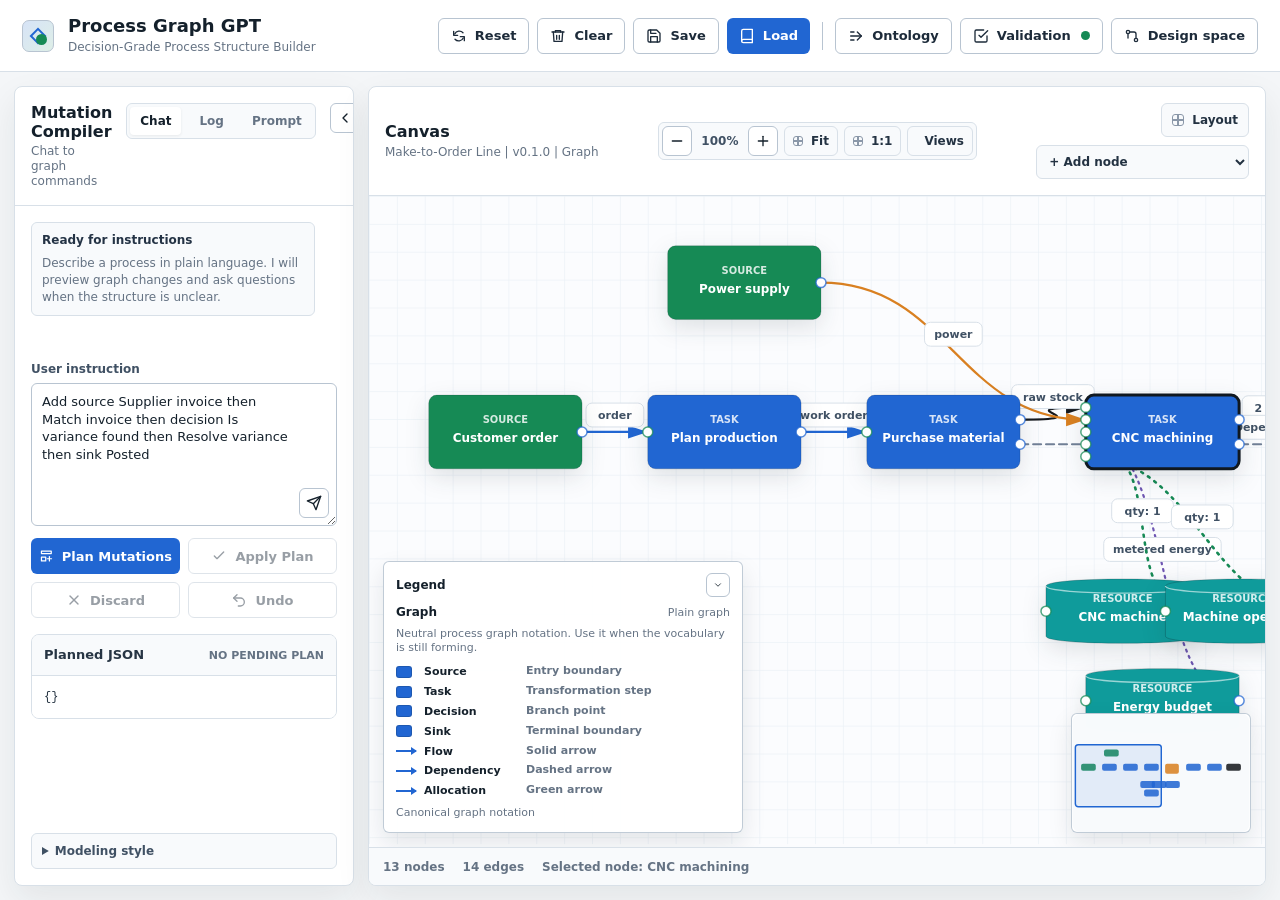
<file: app/static/index.html>
<!doctype html>
<html lang="en">
  <head>
    <meta charset="utf-8" />
    <meta name="viewport" content="width=device-width, initial-scale=1" />
    <title>Process Graph GPT + Canvas</title>
    <link rel="icon" href="data:," />
    <link rel="stylesheet" href="./styles.css?v=20260603k" />
  </head>
  <body>
    <div class="app-shell">
      <header class="topbar">
        <div class="brand">
          <span class="brand-mark" aria-hidden="true"></span>
          <div>
            <h1>Process Graph GPT</h1>
            <p>Decision-Grade Process Structure Builder</p>
          </div>
        </div>
        <div class="topbar-actions" aria-label="Graph actions">
          <button class="button secondary" id="resetGraphButton" type="button">
            <svg viewBox="0 0 24 24" aria-hidden="true"><path d="M4 5v6h6M20 19v-6h-6" /><path d="M5.6 9A7.5 7.5 0 0 1 18 7.1M18.4 15A7.5 7.5 0 0 1 6 16.9" /></svg>
            Reset
          </button>
          <button class="button secondary" id="clearGraphButton" type="button">
            <svg viewBox="0 0 24 24" aria-hidden="true"><path d="M3 6h18" /><path d="M8 6V4h8v2" /><path d="M19 6l-1 14H6L5 6" /><path d="M10 11v6M14 11v6" /></svg>
            Clear
          </button>
          <input id="importFileInput" type="file" accept="application/json,.json" hidden />
          <button class="button secondary" id="openSaveButton" type="button">
            <svg viewBox="0 0 24 24" aria-hidden="true"><path d="M19 21H5a2 2 0 0 1-2-2V5a2 2 0 0 1 2-2h11l5 5v11a2 2 0 0 1-2 2Z" /><path d="M17 21v-8H7v8" /><path d="M7 3v5h8" /></svg>
            Save
          </button>
          <button class="button primary" id="openLoadButton" type="button">
            <svg viewBox="0 0 24 24" aria-hidden="true"><path d="M4 19.5A2.5 2.5 0 0 1 6.5 17H20" /><path d="M6.5 2H20v20H6.5A2.5 2.5 0 0 1 4 19.5v-15A2.5 2.5 0 0 1 6.5 2Z" /></svg>
            Load
          </button>
          <span class="topbar-divider" aria-hidden="true"></span>
          <button class="button secondary" id="openOntologyButton" type="button">
            <svg viewBox="0 0 24 24" aria-hidden="true"><path d="M4 12h16" /><path d="m14 6 6 6-6 6" /><path d="M4 6h5" /><path d="M4 18h5" /></svg>
            Ontology
          </button>
          <button class="button secondary" id="openValidationButton" type="button">
            <svg viewBox="0 0 24 24" aria-hidden="true"><path d="m9 11 3 3L22 4" /><path d="M21 12v7a2 2 0 0 1-2 2H5a2 2 0 0 1-2-2V5a2 2 0 0 1 2-2h11" /></svg>
            Validation
            <span class="validation-status-dot" id="validationStatusDot" aria-hidden="true"></span>
          </button>
          <button class="button secondary" id="openDesignSpaceButton" type="button">
            <svg viewBox="0 0 24 24" aria-hidden="true"><circle cx="6" cy="6" r="2.5" /><circle cx="18" cy="18" r="2.5" /><path d="M8.5 6H15a3 3 0 0 1 3 3v6" /><path d="M6 8.5V15" /></svg>
            Design space
          </button>
        </div>
      </header>

      <main class="workspace" id="workspace">
        <aside class="panel chat-panel" id="leftPanel" aria-label="Mutation compiler">
          <div class="panel-header">
            <div>
              <h2>Mutation Compiler</h2>
              <p>Chat to graph commands</p>
            </div>
            <div class="tab-row" role="tablist" aria-label="Compiler views">
              <button class="tab is-active" type="button" data-tab="chat">Chat</button>
              <button class="tab" type="button" data-tab="log">Log</button>
              <button class="tab" type="button" data-tab="prompt">Prompt</button>
            </div>
            <button class="icon-button panel-toggle" id="toggleLeftPanelButton" type="button" title="Collapse left panel" aria-label="Collapse left menu" aria-expanded="true">
              <svg viewBox="0 0 24 24" aria-hidden="true"><path d="m15 6-6 6 6 6" /></svg>
            </button>
          </div>

          <section class="tab-panel is-active" id="chatTab">
            <div class="chat-scroll" id="chatScroll" aria-live="polite"></div>
            <div class="instruction-box">
              <label class="field">
                <span>User instruction</span>
                <textarea id="chatInput" rows="7">Add source Supplier invoice then Match invoice then decision Is variance found then Resolve variance then sink Posted</textarea>
              </label>
              <button class="icon-button send-instruction" id="sendInstructionButton" type="button" title="Send instruction">
                <svg viewBox="0 0 24 24" aria-hidden="true"><path d="M22 2 11 13" /><path d="m22 2-7 20-4-9-9-4Z" /></svg>
              </button>
            </div>
            <div class="button-row compiler-actions">
              <button class="button primary" id="planMutationsButton" type="button">
                <svg viewBox="0 0 24 24" aria-hidden="true"><path d="M4 4h16v4H4z" /><path d="M4 14h7v6H4z" /><path d="M17 13v7" /><path d="M13.5 16.5h7" /></svg>
                Plan Mutations
              </button>
              <button class="button secondary" id="applyPlanButton" type="button" disabled>
                <svg viewBox="0 0 24 24" aria-hidden="true"><path d="m5 12 4 4L19 6" /></svg>
                Apply Plan
              </button>
              <button class="button secondary" id="discardPlanButton" type="button" disabled>
                <svg viewBox="0 0 24 24" aria-hidden="true"><path d="M18 6 6 18" /><path d="m6 6 12 12" /></svg>
                Discard
              </button>
              <button class="button secondary" id="undoButton" type="button" disabled>
                <svg viewBox="0 0 24 24" aria-hidden="true"><path d="M9 14 4 9l5-5" /><path d="M4 9h10a6 6 0 0 1 0 12h-3" /></svg>
                Undo
              </button>
            </div>
            <div class="compiler-output">
              <div class="output-heading">
                <h3>Planned JSON</h3>
                <span id="planStatus">No pending plan</span>
              </div>
              <pre id="planPreview">{}</pre>
            </div>
          </section>

          <section class="tab-panel" id="logTab">
            <div class="mutation-log" id="mutationLog"></div>
          </section>

          <section class="tab-panel" id="promptTab">
            <div class="prompt-card">
              <h3>Compiler System Prompt</h3>
              <pre id="promptTemplate"></pre>
            </div>
          </section>

          <details class="modeling-style-section">
            <summary>Modeling style</summary>
            <div class="style-options" id="modelingStyleOptions"></div>
          </details>
        </aside>

        <section class="canvas-region" aria-label="Canvas">
          <div class="canvas-toolbar">
            <div>
              <h2>Canvas</h2>
              <p id="graphSubtitle">Graph model is the source of truth</p>
            </div>
            <div class="canvas-controls" aria-label="Canvas view controls">
              <button class="icon-button" type="button" id="zoomOutButton" title="Zoom out">
                <svg viewBox="0 0 24 24" aria-hidden="true"><path d="M5 12h14" /></svg>
              </button>
              <span id="zoomLevelLabel">100%</span>
              <button class="icon-button" type="button" id="zoomInButton" title="Zoom in">
                <svg viewBox="0 0 24 24" aria-hidden="true"><path d="M12 5v14" /><path d="M5 12h14" /></svg>
              </button>
              <button class="tool compact" type="button" id="fitCanvasButton" title="Fit graph to view">
                <span aria-hidden="true"></span> Fit
              </button>
              <button class="tool compact" type="button" id="resetViewButton" title="Reset zoom and pan">
                <span aria-hidden="true"></span> 1:1
              </button>
              <button class="tool compact" type="button" id="viewsButton" title="Views and filters" aria-haspopup="true" aria-expanded="false">
                <svg viewBox="0 0 24 24" aria-hidden="true"><path d="M3 5h18l-7 8v6l-4-2v-4z" /></svg> Views
              </button>
            </div>
            <div class="tool-palette" aria-label="Create nodes">
              <button class="tool layout" type="button" id="autoLayoutButton" title="Layout graph">
                <span aria-hidden="true"></span> Layout
              </button>
              <select class="tool-select" id="addNodeSelect" aria-label="Add a node to the canvas" title="Add a node">
                <option value="" selected>+ Add node</option>
                <option value="source">Source</option>
                <option value="task">Task</option>
                <option value="decision">Decision</option>
                <option value="sink">Sink</option>
                <option value="resource">Resource</option>
              </select>
            </div>
          </div>
          <div class="canvas-frame">
            <svg id="graphCanvas" role="img" aria-label="Editable process graph canvas"></svg>
            <div class="notation-legend" id="notationLegend" aria-live="polite"></div>
            <div class="canvas-minimap" id="canvasMinimap" aria-label="Canvas minimap"></div>
            <div class="views-popover" id="viewsPopover" aria-label="Views and filters" hidden>
              <div class="views-popover-header">
                <strong>Views &amp; filters</strong>
                <button class="icon-button" id="viewsCloseButton" type="button" title="Close" aria-label="Close views">
                  <svg viewBox="0 0 24 24" aria-hidden="true"><path d="M18 6 6 18" /><path d="m6 6 12 12" /></svg>
                </button>
              </div>
              <p class="views-hint">Dims everything outside the view. The graph is never changed.</p>
              <div class="views-section">
                <span class="views-label">Flow kinds</span>
                <div class="views-chips" id="viewFlowKindChips"></div>
              </div>
              <div class="views-section">
                <span class="views-label">Edge types</span>
                <div class="views-chips" id="viewEdgeTypeChips"></div>
              </div>
              <div class="views-section">
                <span class="views-label">Node types</span>
                <div class="views-chips" id="viewNodeTypeChips"></div>
              </div>
              <label class="checkbox-field">
                <input type="checkbox" id="viewFocusSelection" />
                <span>Focus on selection (1 hop)</span>
              </label>
              <button class="button secondary full" id="viewClearButton" type="button">Show full graph</button>
              <div class="views-section saved-views">
                <span class="views-label">Saved views</span>
                <div class="saved-views-list" id="savedViewsList"></div>
                <div class="saved-views-save">
                  <input type="text" id="savedViewNameInput" placeholder="View name" aria-label="Saved view name" />
                  <button class="button secondary" id="saveViewButton" type="button">Save current view</button>
                </div>
              </div>
            </div>
          </div>
          <div class="statusbar">
            <span id="nodeCount">0 nodes</span>
            <span id="edgeCount">0 edges</span>
            <span id="selectedStatus">Nothing selected</span>
            <span class="view-status" id="viewStatus" hidden></span>
          </div>
        </section>

      </main>
    </div>

    <div class="toast" id="toast" role="status" aria-live="polite"></div>

    <dialog class="library-dialog" id="libraryDialog" aria-label="Open or import a graph">
      <div class="library-header">
        <h2>Open / Import</h2>
        <button class="icon-button" id="closeLibraryButton" type="button" title="Close" aria-label="Close">
          <svg viewBox="0 0 24 24" aria-hidden="true"><path d="M18 6 6 18" /><path d="m6 6 12 12" /></svg>
        </button>
      </div>
      <div class="library-save-row">
        <button class="button primary full" id="openFilePickerButton" type="button">
          <svg viewBox="0 0 24 24" aria-hidden="true"><path d="M4 19.5A2.5 2.5 0 0 1 6.5 17H20" /><path d="M6.5 2H20v20H6.5A2.5 2.5 0 0 1 4 19.5v-15A2.5 2.5 0 0 1 6.5 2Z" /></svg>
          Open JSON file
        </button>
        <button class="button secondary full" id="importFromFileButton" type="button">
          <svg viewBox="0 0 24 24" aria-hidden="true"><path d="M12 15V3" /><path d="m7 8 5-5 5 5" /><path d="M5 21h14" /></svg>
          Import JSON file
        </button>
      </div>
      <div class="library-list" id="libraryList"></div>
    </dialog>

    <dialog class="library-dialog" id="saveDialog" aria-label="Save graph">
      <div class="library-header">
        <h2>Save</h2>
        <button class="icon-button" id="closeSaveButton" type="button" title="Close" aria-label="Close save">
          <svg viewBox="0 0 24 24" aria-hidden="true"><path d="M18 6 6 18" /><path d="m6 6 12 12" /></svg>
        </button>
      </div>
      <div class="save-dialog-body">
        <label class="field">
          <span>Graph name</span>
          <input id="saveGraphName" type="text" placeholder="Graph name" aria-label="Graph name" />
        </label>
        <button class="button primary full" id="saveToLibraryButton" type="button">
          <svg viewBox="0 0 24 24" aria-hidden="true"><path d="M19 21H5a2 2 0 0 1-2-2V5a2 2 0 0 1 2-2h11l5 5v11a2 2 0 0 1-2 2Z" /><path d="M17 21v-8H7v8" /><path d="M7 3v5h8" /></svg>
          Save to Library
        </button>
        <div class="file-save-status" id="fileSaveStatus">No opened file</div>
        <button class="button primary full" id="saveToOpenedFileButton" type="button">
          <svg viewBox="0 0 24 24" aria-hidden="true"><path d="M19 21H5a2 2 0 0 1-2-2V5a2 2 0 0 1 2-2h11l5 5v11a2 2 0 0 1-2 2Z" /><path d="M17 21v-8H7v8" /><path d="M7 3v5h8" /></svg>
          Save to opened file
        </button>
        <button class="button secondary full" id="saveAsFileButton" type="button">
          <svg viewBox="0 0 24 24" aria-hidden="true"><path d="M12 3v12" /><path d="m7 10 5 5 5-5" /><path d="M5 21h14" /></svg>
          Save as JSON file
        </button>
        <button class="button secondary full" id="saveExportJsonButton" type="button">
          <svg viewBox="0 0 24 24" aria-hidden="true"><path d="M12 3v12" /><path d="m7 10 5 5 5-5" /><path d="M5 21h14" /></svg>
          Export JSON
        </button>
        <button class="button secondary full" id="saveExportMarkdownButton" type="button">
          <svg viewBox="0 0 24 24" aria-hidden="true"><path d="M12 3v12" /><path d="m7 10 5 5 5-5" /><path d="M5 21h14" /></svg>
          Export Markdown
        </button>
        <button class="button secondary full" id="saveExportDesignSpaceButton" type="button">
          <svg viewBox="0 0 24 24" aria-hidden="true"><circle cx="6" cy="6" r="2.5" /><circle cx="18" cy="18" r="2.5" /><path d="M8.5 6H15a3 3 0 0 1 3 3v6" /><path d="M6 8.5V15" /></svg>
          Export design space
        </button>
        <button class="button secondary full" id="saveCopyJsonButton" type="button">
          <svg viewBox="0 0 24 24" aria-hidden="true"><rect x="8" y="8" width="11" height="11" rx="2" /><path d="M5 15H4a2 2 0 0 1-2-2V5a2 2 0 0 1 2-2h8a2 2 0 0 1 2 2v1" /></svg>
          Copy JSON
        </button>
      </div>
    </dialog>

    <dialog class="element-editor-dialog" id="elementEditorDialog" aria-label="Element editor">
      <div class="element-editor-header">
        <h2 id="elementEditorTitle">Edit element</h2>
        <div class="element-editor-tabs tab-row" role="tablist" aria-label="Editor views">
          <button class="tab is-active" type="button" data-editor-tab="details">Details</button>
          <button class="tab" type="button" data-editor-tab="constraints">Constraints</button>
        </div>
        <button class="icon-button" id="closeElementEditorButton" type="button" title="Close" aria-label="Close element editor">
          <svg viewBox="0 0 24 24" aria-hidden="true"><path d="M18 6 6 18" /><path d="m6 6 12 12" /></svg>
        </button>
      </div>
      <div class="element-editor-body">
        <div class="editor-tab-panel is-active" id="editorDetailsPanel">
          <section class="inspector-section" id="inspectorContent"></section>
        </div>
        <div class="editor-tab-panel" id="editorConstraintsPanel">
          <section class="inspector-section" id="elementConstraints"></section>
        </div>
      </div>
    </dialog>

    <dialog class="library-dialog app-dialog" id="ontologyDialog" aria-label="Ontology">
      <div class="library-header">
        <h2>Ontology</h2>
        <button class="icon-button" id="closeOntologyButton" type="button" title="Close" aria-label="Close ontology">
          <svg viewBox="0 0 24 24" aria-hidden="true"><path d="M18 6 6 18" /><path d="m6 6 12 12" /></svg>
        </button>
      </div>
      <div class="app-dialog-body">
        <section class="inspector-section">
          <label class="field">
            <span>Search ontology</span>
            <input id="ontologySearchInput" type="search" placeholder="Find type, property, edge, resource..." />
          </label>
          <button class="button secondary full" id="inferOntologyButton" type="button">
            <svg viewBox="0 0 24 24" aria-hidden="true"><path d="M4 12h16" /><path d="m14 6 6 6-6 6" /><path d="M4 6h5" /><path d="M4 18h5" /></svg>
            Infer From Graph
          </button>
        </section>
        <section class="inspector-section ontology-content" id="ontologyContent"></section>
      </div>
    </dialog>


    <dialog class="library-dialog app-dialog" id="validationDialog" aria-label="Validation">
      <div class="library-header">
        <div class="validation-dialog-title">
          <h2>Validation</h2>
          <span id="readinessBadge">Checking</span>
        </div>
        <button class="icon-button" id="closeValidationButton" type="button" title="Close" aria-label="Close validation">
          <svg viewBox="0 0 24 24" aria-hidden="true"><path d="M18 6 6 18" /><path d="m6 6 12 12" /></svg>
        </button>
      </div>
      <div class="app-dialog-body">
        <section class="inspector-section validation-section">
          <label class="checkbox-field">
            <input type="checkbox" id="allowCyclesInput" />
            <span>Allow rework cycles</span>
          </label>
          <label class="checkbox-field">
            <input type="checkbox" id="validateViewInput" />
            <span>Validate current view only</span>
          </label>
          <div class="validation-scope-note" id="validationScopeNote" hidden></div>
          <div class="validation-list" id="validationList"></div>
        </section>
      </div>
    </dialog>

    <dialog class="library-dialog app-dialog" id="designSpaceDialog" aria-label="Design space">
      <div class="library-header">
        <h2>Design space</h2>
        <button class="icon-button" id="closeDesignSpaceButton" type="button" title="Close" aria-label="Close design space">
          <svg viewBox="0 0 24 24" aria-hidden="true"><path d="M18 6 6 18" /><path d="m6 6 12 12" /></svg>
        </button>
      </div>
      <div class="app-dialog-body">
        <section class="inspector-section design-space-section">
          <h3>Decision variables</h3>
          <p class="type-help">Derived from element annotations (read-only). Mark a property variable, add a node variant, or flag an edge reroutable/eliminable to populate this.</p>
          <div class="design-space-variables" id="designSpaceVariables"></div>
        </section>
        <section class="inspector-section design-space-section">
          <h3>Objectives</h3>
          <p class="type-help">What the external search optimizes or must satisfy. Metric is free text; examples: margin_gain, feasibility, uncertainty, throughput, change_cost, change_time.</p>
          <div class="design-space-objectives" id="designSpaceObjectives"></div>
        </section>
        <section class="inspector-section design-space-section">
          <h3>Budgets</h3>
          <p class="type-help">Limits the search must respect (e.g. total change_cost or change_time).</p>
          <div class="design-space-budgets" id="designSpaceBudgets"></div>
        </section>
        <section class="inspector-section design-space-section">
          <h3>Notes</h3>
          <label class="field">
            <span>Guidance for the LLM &rarr; tool conversion</span>
            <textarea id="designSpaceNotes" rows="4" placeholder="Free-text guidance: what to explore, trade-offs, and the intent behind the move set."></textarea>
          </label>
        </section>
      </div>
    </dialog>

    <script src="./app.js?v=20260603l" defer></script>
  </body>
</html>
</file>
<file: app/static/styles.css>
:root {
  color-scheme: light;
  --bg: #f4f6f8;
  --surface: #ffffff;
  --surface-2: #f8fafc;
  --canvas: #fbfcfe;
  --text: #14202b;
  --muted: #657384;
  --faint: #8a97a8;
  --border: #d8e0e8;
  --border-strong: #b8c4d1;
  --blue: #2166d2;
  --blue-soft: #e8f0ff;
  --green: #168a55;
  --green-soft: #e5f6ed;
  --orange: #d98021;
  --orange-soft: #fff0dc;
  --black: #15181d;
  --danger: #bd2c2c;
  --danger-soft: #fff0f0;
  --shadow: 0 14px 34px rgba(20, 32, 43, 0.08);
  --radius: 8px;
  --radius-sm: 6px;
  --font: Inter, ui-sans-serif, system-ui, -apple-system, BlinkMacSystemFont, "Segoe UI", Arial, sans-serif;
}

* {
  box-sizing: border-box;
}

html,
body {
  height: 100%;
}

body {
  margin: 0;
  min-width: 320px;
  background: var(--bg);
  color: var(--text);
  font-family: var(--font);
  letter-spacing: 0;
}

button,
input,
select,
textarea {
  font: inherit;
}

button {
  border: 0;
}

.app-shell {
  height: 100vh;
  min-height: 0;
  display: flex;
  flex-direction: column;
  overflow: hidden;
}

.topbar {
  height: 72px;
  display: flex;
  align-items: center;
  justify-content: space-between;
  gap: 24px;
  padding: 0 22px;
  background: var(--surface);
  border-bottom: 1px solid var(--border);
}

.brand {
  display: flex;
  align-items: center;
  gap: 14px;
  min-width: 0;
}

.brand-mark {
  width: 32px;
  height: 32px;
  border-radius: 7px;
  background:
    linear-gradient(135deg, rgba(33, 102, 210, 0.18), rgba(22, 138, 85, 0.14)),
    #ffffff;
  border: 1px solid var(--border-strong);
  position: relative;
  flex: 0 0 auto;
}

.brand-mark::before,
.brand-mark::after {
  content: "";
  position: absolute;
  inset: 9px;
  border: 2px solid var(--blue);
  transform: rotate(45deg);
}

.brand-mark::after {
  width: 7px;
  height: 7px;
  inset: auto 6px 6px auto;
  border-radius: 50%;
  background: var(--green);
  border-color: var(--green);
  transform: none;
}

h1,
h2,
h3,
p {
  margin: 0;
}

h1 {
  font-size: 18px;
  line-height: 1.15;
  font-weight: 720;
}

.brand p,
.panel-header p,
.canvas-toolbar p {
  margin-top: 3px;
  color: var(--muted);
  font-size: 12px;
  line-height: 1.25;
}

.topbar-actions,
.button-row,
.tool-palette,
.tab-row {
  display: flex;
  align-items: center;
  gap: 8px;
}

.definition-actions {
  justify-content: flex-end;
  flex-wrap: wrap;
}

.tab-panel > .button-row {
  margin-top: 12px;
}

.compiler-actions {
  display: grid;
  grid-template-columns: repeat(2, minmax(0, 1fr));
  align-items: stretch;
}

.compiler-actions .button {
  width: 100%;
  min-width: 0;
  padding-inline: 8px;
}

.workspace {
  min-height: 0;
  flex: 1;
  display: grid;
  --left-col: minmax(284px, 340px);
  grid-template-columns: var(--left-col) minmax(460px, 1fr);
  gap: 14px;
  padding: 14px;
}

.workspace.left-collapsed {
  --left-col: 48px;
}

.panel,
.canvas-region {
  min-height: 0;
  background: var(--surface);
  border: 1px solid var(--border);
  border-radius: var(--radius);
  box-shadow: var(--shadow);
}

.panel {
  display: flex;
  flex-direction: column;
  overflow: hidden;
}

.panel.is-collapsed {
  min-width: 48px;
}

.panel-header,
.canvas-toolbar {
  display: flex;
  align-items: flex-start;
  justify-content: space-between;
  gap: 14px;
  padding: 16px;
  border-bottom: 1px solid var(--border);
}

.panel-header.compact {
  align-items: stretch;
  padding: 12px;
  flex-direction: row;
}

.panel-toggle {
  flex: 0 0 auto;
}

.chat-panel.is-collapsed .panel-header {
  height: 100%;
  align-items: center;
  justify-content: center;
  padding: 8px;
  border-bottom: 0;
}

.chat-panel.is-collapsed {
  position: relative;
}

.chat-panel.is-collapsed::after {
  content: "Menu";
  position: absolute;
  left: 50%;
  top: 58px;
  transform: translateX(-50%);
  writing-mode: vertical-rl;
  color: var(--muted);
  font-size: 11px;
  font-weight: 760;
  letter-spacing: 0;
}

.chat-panel.is-collapsed .panel-header > div,
.chat-panel.is-collapsed .tab-panel,
.chat-panel.is-collapsed .modeling-style-section {
  display: none;
}

h2 {
  font-size: 16px;
  line-height: 1.2;
  font-weight: 720;
}

h3 {
  color: #273544;
  font-size: 13px;
  line-height: 1.2;
  font-weight: 720;
}

.tab-row {
  padding: 3px;
  background: var(--surface-2);
  border: 1px solid var(--border);
  border-radius: var(--radius-sm);
}

.tab {
  min-height: 28px;
  padding: 0 10px;
  border-radius: 4px;
  background: transparent;
  color: var(--muted);
  cursor: pointer;
  font-size: 12px;
  font-weight: 650;
}

.tab.is-active {
  background: var(--surface);
  color: var(--text);
  box-shadow: 0 1px 3px rgba(20, 32, 43, 0.08);
}

.tab-panel {
  display: none;
  min-height: 0;
  flex: 1;
  overflow: auto;
  padding: 16px;
}

#chatTab.is-active {
  display: flex;
  flex-direction: column;
}

.chat-scroll {
  min-height: 128px;
  max-height: 260px;
  overflow-y: auto;
  display: grid;
  align-content: start;
  gap: 8px;
  margin-bottom: 12px;
  padding-right: 4px;
}

.chat-message {
  display: grid;
  gap: 6px;
  max-width: 94%;
  padding: 10px;
  border: 1px solid var(--border);
  border-radius: var(--radius-sm);
  background: var(--surface-2);
}

.chat-message.user {
  justify-self: end;
  background: var(--blue-soft);
  border-color: rgba(33, 102, 210, 0.24);
}

.chat-message.assistant {
  justify-self: start;
}

.chat-message strong {
  color: #243345;
  font-size: 12px;
  line-height: 1.3;
}

.chat-message p,
.chat-message li {
  color: var(--muted);
  font-size: 12px;
  line-height: 1.4;
}

.chat-message p,
.chat-message ul {
  margin: 0;
}

.chat-message ul {
  padding-left: 18px;
}

.instruction-box {
  position: relative;
}

.instruction-box textarea {
  padding-right: 48px;
}

.send-instruction {
  position: absolute;
  right: 8px;
  bottom: 8px;
  color: var(--blue);
}

.modeling-style-section {
  display: grid;
  gap: 10px;
  margin: 0 16px 16px;
  padding: 10px;
  border: 1px solid var(--border);
  border-radius: var(--radius-sm);
  background: var(--surface-2);
}

.modeling-style-section summary {
  cursor: pointer;
  color: #405164;
  font-size: 12px;
  font-weight: 720;
}

.modeling-style-section[open] summary {
  margin-bottom: 10px;
}

.style-options {
  display: grid;
  grid-template-columns: 1fr 1fr;
  gap: 8px;
}

.style-option {
  min-height: 34px;
  display: flex;
  align-items: center;
  gap: 8px;
  padding: 7px 9px;
  border: 1px solid var(--border);
  border-radius: var(--radius-sm);
  background: var(--surface-2);
  color: #233242;
  cursor: pointer;
  font-size: 12px;
  font-weight: 720;
}

.style-option input {
  width: 14px;
  min-height: 14px;
}

.tab-panel.is-active {
  display: block;
}

.field {
  display: grid;
  gap: 7px;
}

.field span,
.checkbox-field span {
  color: #405164;
  font-size: 12px;
  font-weight: 680;
}

textarea,
input,
select {
  width: 100%;
  min-height: 36px;
  border: 1px solid var(--border-strong);
  border-radius: var(--radius-sm);
  background: #ffffff;
  color: var(--text);
  padding: 9px 10px;
  outline: none;
  font-size: 13px;
  line-height: 1.35;
}

textarea {
  resize: vertical;
  min-height: 132px;
}

textarea:focus,
input:focus,
select:focus {
  border-color: var(--blue);
  box-shadow: 0 0 0 3px rgba(33, 102, 210, 0.14);
}

.button {
  min-height: 36px;
  display: inline-flex;
  align-items: center;
  justify-content: center;
  gap: 8px;
  padding: 0 12px;
  border-radius: var(--radius-sm);
  cursor: pointer;
  font-size: 13px;
  font-weight: 700;
  transition: transform 160ms ease, background 160ms ease, border 160ms ease, color 160ms ease;
  white-space: nowrap;
}

.button svg,
.icon-button svg {
  width: 16px;
  height: 16px;
  fill: none;
  stroke: currentColor;
  stroke-width: 2;
  stroke-linecap: round;
  stroke-linejoin: round;
}

.button.primary {
  background: var(--blue);
  color: #ffffff;
}

.button.secondary {
  background: #ffffff;
  color: #1d2b3a;
  border: 1px solid var(--border-strong);
}

.button.full {
  width: 100%;
}

.button:disabled {
  cursor: not-allowed;
  opacity: 0.45;
}

.button:not(:disabled):hover,
.tool:hover,
.icon-button:hover {
  transform: translateY(-1px);
}

.compiler-output {
  margin-top: 16px;
  border: 1px solid var(--border);
  border-radius: var(--radius);
  overflow: hidden;
}

.output-heading,
.section-title {
  display: flex;
  align-items: center;
  justify-content: space-between;
  gap: 10px;
}

.section-toggle {
  display: inline-flex;
  align-items: center;
  gap: 8px;
  min-height: 30px;
  padding: 0;
  background: transparent;
  color: var(--text);
  cursor: pointer;
  font-size: 13px;
  font-weight: 760;
}

.section-toggle small {
  color: var(--muted);
  font-size: 11px;
  font-weight: 760;
}

.output-heading {
  padding: 12px;
  background: var(--surface-2);
  border-bottom: 1px solid var(--border);
}

.output-heading span,
#readinessBadge {
  color: var(--muted);
  font-size: 11px;
  font-weight: 760;
  text-transform: uppercase;
}

pre {
  margin: 0;
  white-space: pre-wrap;
  word-break: break-word;
  color: #263442;
  font: 12px/1.5 "SFMono-Regular", Consolas, "Liberation Mono", monospace;
}

#planPreview,
#promptTemplate {
  max-height: 360px;
  overflow: auto;
  padding: 12px;
  background: #ffffff;
}

.prompt-card {
  border: 1px solid var(--border);
  border-radius: var(--radius);
  overflow: hidden;
}

.prompt-card h3 {
  padding: 12px;
  background: var(--surface-2);
  border-bottom: 1px solid var(--border);
}

.mutation-log {
  display: grid;
  gap: 10px;
}

.log-entry,
.validation-item,
.resource-item,
.constraint-item {
  border: 1px solid var(--border);
  border-radius: var(--radius-sm);
  background: var(--surface-2);
  padding: 10px;
}

.log-entry strong,
.validation-item strong {
  display: block;
  color: #263442;
  font-size: 12px;
  line-height: 1.3;
}

.log-entry span,
.validation-item span,
.resource-item span,
.constraint-item span {
  display: block;
  margin-top: 4px;
  color: var(--muted);
  font-size: 12px;
  line-height: 1.35;
}

.canvas-region {
  display: flex;
  flex-direction: column;
  overflow: hidden;
}

.canvas-toolbar {
  align-items: center;
  flex-wrap: wrap;
}

.canvas-controls {
  display: inline-flex;
  align-items: center;
  gap: 6px;
  padding: 3px;
  border: 1px solid var(--border);
  border-radius: var(--radius-sm);
  background: var(--surface-2);
}

.canvas-controls #zoomLevelLabel {
  min-width: 44px;
  color: #405164;
  font-size: 12px;
  font-weight: 760;
  text-align: center;
}

.tool-palette {
  flex-wrap: wrap;
  justify-content: flex-end;
}

.tool {
  min-height: 34px;
  display: inline-flex;
  align-items: center;
  gap: 8px;
  padding: 0 10px;
  border-radius: var(--radius-sm);
  background: var(--surface-2);
  border: 1px solid var(--border);
  color: #233242;
  cursor: pointer;
  font-size: 12px;
  font-weight: 760;
}

.tool span {
  width: 12px;
  height: 12px;
  border-radius: 3px;
  display: inline-block;
}

.tool-select {
  min-height: 34px;
  padding: 0 8px;
  border-radius: var(--radius-sm);
  background: var(--surface-2);
  border: 1px solid var(--border);
  color: #233242;
  cursor: pointer;
  font-size: 12px;
  font-weight: 760;
  font-family: inherit;
}

.tool.source span {
  background: var(--green);
}

.tool.layout span {
  background:
    linear-gradient(90deg, transparent 44%, var(--faint) 44%, var(--faint) 56%, transparent 56%),
    linear-gradient(0deg, transparent 44%, var(--faint) 44%, var(--faint) 56%, transparent 56%);
  border: 1px solid var(--faint);
}

.tool.task span {
  background: var(--blue);
}

.tool.decision span {
  background: var(--orange);
  transform: rotate(45deg);
}

.tool.sink span {
  background: var(--black);
}

.tool.resource span {
  background: #0f9b9b;
  border-radius: 6px / 3px;
}

.tool.compact {
  min-height: 30px;
  padding: 0 8px;
}

.tool.compact span {
  width: 10px;
  height: 10px;
  border: 1px solid var(--faint);
  background:
    linear-gradient(90deg, transparent 42%, var(--faint) 42%, var(--faint) 58%, transparent 58%),
    linear-gradient(0deg, transparent 42%, var(--faint) 42%, var(--faint) 58%, transparent 58%);
}

.canvas-frame {
  position: relative;
  min-height: 0;
  flex: 1;
  background: var(--canvas);
  overflow: hidden;
}

.notation-legend {
  position: absolute;
  left: 14px;
  bottom: 14px;
  width: min(360px, calc(100% - 28px));
  max-height: 42%;
  overflow: auto;
  padding: 11px 12px;
  border: 1px solid rgba(184, 196, 209, 0.88);
  border-radius: var(--radius-sm);
  background: rgba(255, 255, 255, 0.93);
  box-shadow: 0 10px 24px rgba(20, 32, 43, 0.1);
  color: var(--text);
  pointer-events: auto;
}

.legend-bar {
  display: flex;
  align-items: center;
  justify-content: space-between;
  gap: 10px;
}

.legend-bar-label {
  font-size: 12px;
  font-weight: 720;
  color: var(--text);
}

.legend-bar .icon-button {
  width: 24px;
  height: 24px;
}

.legend-chevron {
  transition: transform 0.15s ease;
}

.notation-legend.is-collapsed .legend-chevron {
  transform: rotate(-90deg);
}

.legend-body {
  margin-top: 8px;
}

.notation-legend.is-collapsed {
  max-height: none;
  overflow: hidden;
}

.legend-heading {
  display: flex;
  align-items: baseline;
  justify-content: space-between;
  gap: 10px;
}

.legend-heading strong {
  font-size: 12px;
}

.legend-heading span,
.legend-row small,
.legend-refs,
.notation-legend p {
  color: var(--muted);
  font-size: 11px;
  line-height: 1.35;
}

.notation-legend p {
  margin: 6px 0 8px;
}

.legend-grid {
  display: grid;
  grid-template-columns: 1fr;
  gap: 5px;
}

.legend-row {
  display: grid;
  grid-template-columns: 22px 96px 1fr;
  align-items: center;
  gap: 6px;
  font-size: 11px;
  font-weight: 720;
}

.legend-node-swatch {
  width: 16px;
  height: 12px;
  border-radius: 3px;
  background: var(--blue);
  border: 1px solid rgba(16, 24, 32, 0.18);
  display: inline-block;
}

.legend-edge-swatch {
  width: 20px;
  height: 0;
  border-top: 2px solid #2166d2;
  position: relative;
  display: inline-block;
}

.legend-edge-swatch::after {
  content: "";
  position: absolute;
  right: -1px;
  top: -5px;
  border-left: 6px solid #2166d2;
  border-top: 4px solid transparent;
  border-bottom: 4px solid transparent;
}

.legend-refs {
  margin-top: 8px;
}

.legend-refs a {
  color: #1f56af;
  text-decoration: none;
}

.canvas-minimap {
  position: absolute;
  right: 14px;
  bottom: 14px;
  width: 180px;
  height: 120px;
  border: 1px solid rgba(184, 196, 209, 0.88);
  border-radius: var(--radius-sm);
  background: rgba(255, 255, 255, 0.94);
  box-shadow: 0 10px 24px rgba(20, 32, 43, 0.1);
  overflow: hidden;
  cursor: pointer;
}

.canvas-minimap svg {
  display: block;
  width: 100%;
  height: 100%;
}

.minimap-bg {
  fill: rgba(248, 250, 252, 0.95);
}

.minimap-node {
  fill: #2166d2;
  opacity: 0.86;
}

.minimap-node.source {
  fill: #168a55;
}

.minimap-node.decision {
  fill: #d98021;
}

.minimap-node.sink {
  fill: #15181d;
}

.minimap-viewport {
  fill: rgba(33, 102, 210, 0.1);
  stroke: #2166d2;
  stroke-width: 1.5;
}

#graphCanvas {
  display: block;
  width: 100%;
  height: 100%;
  min-height: 560px;
  cursor: default;
  user-select: none;
  touch-action: none;
}

#graphCanvas.is-panning {
  cursor: grabbing;
}

.statusbar {
  min-height: 38px;
  display: flex;
  align-items: center;
  gap: 18px;
  padding: 0 14px;
  border-top: 1px solid var(--border);
  background: var(--surface-2);
  color: var(--muted);
  font-size: 12px;
  font-weight: 650;
}

.sr-only {
  position: absolute;
  width: 1px;
  height: 1px;
  padding: 0;
  margin: -1px;
  overflow: hidden;
  clip: rect(0, 0, 0, 0);
  white-space: nowrap;
  border: 0;
}

.inspector-section {
  display: grid;
  gap: 12px;
  padding: 14px 16px;
  border-bottom: 1px solid var(--border);
}

.field-grid {
  display: grid;
  grid-template-columns: 1fr 1fr;
  gap: 10px;
}

.checkbox-field {
  display: flex;
  align-items: center;
  gap: 8px;
}

.checkbox-field input {
  width: 16px;
  min-height: 16px;
}

.icon-button {
  width: 30px;
  height: 30px;
  display: inline-flex;
  align-items: center;
  justify-content: center;
  border-radius: var(--radius-sm);
  border: 1px solid var(--border-strong);
  background: #ffffff;
  color: var(--text);
  cursor: pointer;
}

.validation-list,
.resource-list,
.constraint-list,
.list-editor,
.ontology-content {
  display: grid;
  gap: 8px;
}

.validation-item.ok {
  background: var(--green-soft);
  border-color: rgba(22, 138, 85, 0.28);
}

.validation-item.warn {
  background: var(--orange-soft);
  border-color: rgba(217, 128, 33, 0.35);
}

.validation-item.error {
  background: var(--danger-soft);
  border-color: rgba(189, 44, 44, 0.25);
}

.validation-item.info {
  background: var(--blue-soft);
  border-color: rgba(33, 102, 210, 0.28);
}

.validation-scope-note {
  color: var(--blue);
  font-size: 12px;
  line-height: 1.35;
  margin: 2px 0 4px;
  font-weight: 620;
}

.outside-view-notice {
  display: flex;
  flex-direction: column;
  align-items: flex-start;
  gap: 8px;
  margin-bottom: 12px;
  padding: 10px;
  border: 1px solid rgba(33, 102, 210, 0.28);
  border-radius: var(--radius-sm);
  background: var(--blue-soft);
  color: #1b3a66;
  font-size: 12px;
  line-height: 1.35;
}

.resource-item,
.constraint-item {
  display: grid;
  grid-template-columns: 1fr auto;
  gap: 10px;
  align-items: center;
}

.constraint-item {
  align-items: start;
}

.list-row,
.resource-requirement-row,
.flow-row,
.property-row,
.perspective-row,
.ontology-row {
  display: grid;
  gap: 8px;
  padding: 9px;
  border: 1px solid var(--border);
  border-radius: var(--radius-sm);
  background: var(--surface-2);
}

.perspective-row {
  grid-template-columns: 1fr auto;
  align-items: start;
}

.perspective-row .field:first-child {
  grid-column: 1 / -1;
}

.list-row {
  grid-template-columns: 1fr auto;
  align-items: end;
}

.list-row.add-node-form {
  grid-template-columns: 1fr;
}

.resource-requirement-row {
  grid-template-columns: 1fr 84px auto;
  align-items: end;
}

.flow-row {
  grid-template-columns: 1fr 116px 78px 78px auto;
  align-items: end;
}

/* DS-1: quantitative parameter editor (compact, inside a property row block) */
.property-row {
  grid-template-columns: 1fr 1fr auto;
  align-items: end;
  grid-auto-rows: min-content;
}

.property-row-tools {
  display: inline-flex;
  align-items: center;
  gap: 4px;
}

.param-toggle {
  font-weight: 760;
  font-style: italic;
  font-size: 15px;
  line-height: 1;
}

.param-toggle.is-active {
  border-color: var(--blue);
  color: var(--blue);
  background: var(--blue-soft);
}

.param-editor {
  grid-column: 1 / -1;
  display: grid;
  gap: 8px;
  margin-top: 2px;
  padding: 8px;
  border: 1px dashed var(--border-strong);
  border-radius: var(--radius-sm);
  background: var(--surface);
}

.param-row {
  display: grid;
  grid-template-columns: repeat(auto-fit, minmax(96px, 1fr));
  gap: 8px;
  align-items: end;
}

.param-percent {
  align-self: end;
  padding-bottom: 8px;
}

.param-enum {
  grid-column: 1 / -1;
}

.param-help {
  grid-column: 1 / -1;
}

.param-variable-toggle {
  margin-top: 2px;
}

/* DS-6: per-flow economics row (value/cost quantities) */
.flow-econ {
  grid-column: 1 / -1;
  display: grid;
  grid-template-columns: auto 1fr 1fr auto 1fr 1fr;
  gap: 6px;
  align-items: center;
  margin-top: 2px;
}

.flow-econ-label {
  font-size: 11px;
  font-weight: 700;
  color: var(--muted);
}

/* DS-5 / DS-7: small quantity grid (value + unit pairs) */
.quantity-grid {
  display: grid;
  grid-template-columns: auto 1fr 1fr;
  gap: 6px 8px;
  align-items: center;
}

.quantity-label {
  font-size: 12px;
  font-weight: 700;
  color: var(--muted);
}

.change-toggles {
  display: flex;
  flex-wrap: wrap;
  gap: 14px;
  margin-bottom: 6px;
}

.change-moves,
.node-variant {
  border-top: 1px solid var(--border);
  padding-top: 8px;
}

.ontology-group {
  display: grid;
  gap: 8px;
}

.ontology-heading {
  display: flex;
  align-items: center;
  justify-content: space-between;
  gap: 10px;
  padding-top: 6px;
}

.ontology-heading span,
.type-help {
  color: var(--muted);
  font-size: 12px;
  line-height: 1.35;
}

.constraint-meta {
  display: grid;
  justify-items: end;
  align-content: start;
  gap: 6px;
}

.definition-status {
  border: 1px solid var(--border-strong);
  border-radius: 999px;
  color: var(--muted);
  font-size: 11px;
  font-weight: 760;
  padding: 3px 8px;
}

.definition-status.suggested {
  border-color: #9bbcff;
  color: #1f56af;
  background: #eef5ff;
}

.definition-status.custom {
  border-color: #e0bd6c;
  color: #876000;
  background: #fff7df;
}

.definition-status.approved {
  border-color: #94c9ad;
  color: #137447;
  background: #ecf8f1;
}

.ontology-row strong {
  color: #243345;
  font-size: 12px;
  line-height: 1.25;
}

.ontology-row small {
  color: var(--muted);
  font-size: 11px;
  line-height: 1.3;
}

.ontology-row textarea {
  min-height: 64px;
}

.icon-button.danger {
  color: var(--danger);
}

.node-shape {
  cursor: grab;
  filter: drop-shadow(0 8px 12px rgba(18, 31, 45, 0.12));
}

.node-shape-detail,
.node-shape-detail-box {
  fill: none;
  stroke: rgba(255, 255, 255, 0.58);
  stroke-width: 1.4;
  pointer-events: none;
}

.node-shape-detail-box {
  stroke-width: 1.2;
}

.node-shape-accent {
  fill: rgba(255, 255, 255, 0.24);
  pointer-events: none;
}

.node-group.is-selected .node-shape {
  stroke: #101820;
  stroke-width: 3;
}

.node-group.is-preview {
  pointer-events: none;
  opacity: 0.86;
}

.node-group.is-preview .node-shape {
  fill: #929ba6;
  stroke: #5f6873;
  stroke-width: 2;
  stroke-dasharray: 6 4;
  filter: drop-shadow(0 8px 12px rgba(18, 31, 45, 0.08));
}

.node-group.is-preview .node-port {
  fill: #f4f6f8;
  stroke: #6e7782;
}

.node-group.is-preview .node-shape-detail,
.node-group.is-preview .node-shape-detail-box,
.node-group.is-preview .node-shape-accent {
  stroke: #f4f6f8;
}

.node-port {
  fill: #ffffff;
  stroke: rgba(20, 32, 43, 0.45);
  stroke-width: 1.5;
  pointer-events: auto;
}

.node-port.square {
  fill: #f8fbff;
}

.node-port.diamond {
  fill: #fffdf7;
}

.node-port.triangle {
  fill: #fffaf1;
}

.node-port.out {
  stroke: rgba(33, 102, 210, 0.75);
  cursor: crosshair;
}

.node-port.in {
  stroke: rgba(22, 138, 85, 0.75);
}

.node-label {
  pointer-events: none;
  fill: #ffffff;
  font-size: 12px;
  font-weight: 760;
  text-anchor: middle;
}

.node-type-label {
  pointer-events: none;
  fill: rgba(255, 255, 255, 0.82);
  font-size: 10px;
  font-weight: 680;
  text-anchor: middle;
  text-transform: uppercase;
}

.node-sink .node-label,
.node-sink .node-type-label {
  fill: #ffffff;
}

.edge-path {
  fill: none;
  stroke: #718096;
  stroke-width: 2.2;
  stroke-linecap: round;
}

.draft-edge {
  fill: none;
  stroke: #7b8490;
  stroke-width: 2.6;
  stroke-dasharray: 7 5;
  pointer-events: none;
}

.draft-edge.valid {
  stroke: var(--green);
}

.draft-edge.invalid {
  stroke: var(--orange);
}

.edge-path.dependency {
  stroke-dasharray: 8 5;
}

.edge-path.trigger {
  stroke: var(--blue);
}

.edge-path.feedback {
  stroke: var(--orange);
  stroke-dasharray: 6 5;
}

.edge-path.allocation {
  stroke: var(--green);
}

.edge-path.custom {
  stroke: #6f56b3;
  stroke-dasharray: 2 5;
}

.edge-hit {
  fill: none;
  stroke: transparent;
  stroke-width: 14;
  cursor: pointer;
}

.edge-group.is-selected .edge-path {
  stroke: #101820 !important;
  stroke-width: 3 !important;
}

.edge-group.is-preview {
  pointer-events: none;
  opacity: 0.88;
}

.edge-group.is-preview .edge-path {
  stroke: #7b8490 !important;
  stroke-width: 2.6 !important;
  stroke-dasharray: 6 5 !important;
}

.edge-group.is-preview .edge-label-bg {
  fill: #f1f3f5;
  stroke: #aab2bc;
}

.edge-group.is-preview .edge-label {
  fill: #4b5562;
}

.preview-note rect {
  fill: rgba(244, 246, 248, 0.94);
  stroke: #aab2bc;
}

.preview-note text {
  fill: #4b5562;
  font-size: 12px;
  font-weight: 760;
}

.edge-label-bg {
  fill: #ffffff;
  stroke: var(--border);
}

.edge-label {
  fill: #405164;
  font-size: 11px;
  font-weight: 700;
  text-anchor: middle;
}

.toast {
  position: fixed;
  right: 18px;
  bottom: 18px;
  max-width: min(360px, calc(100vw - 36px));
  padding: 12px 14px;
  border-radius: var(--radius);
  background: #101820;
  color: #ffffff;
  box-shadow: var(--shadow);
  font-size: 13px;
  font-weight: 650;
  opacity: 0;
  pointer-events: none;
  transform: translateY(8px);
  transition: opacity 160ms ease, transform 160ms ease;
}

.toast.is-visible {
  opacity: 1;
  transform: translateY(0);
}

@media (max-width: 1180px) {
  .workspace {
    grid-template-columns: minmax(280px, 330px) minmax(420px, 1fr);
  }

  .workspace.left-collapsed {
    grid-template-columns: 48px minmax(420px, 1fr);
  }
}

@media (max-width: 760px) {
  .topbar {
    height: auto;
    align-items: flex-start;
    flex-direction: column;
    padding: 14px;
  }

  .topbar-actions,
  .tool-palette,
  .canvas-controls {
    width: 100%;
    justify-content: flex-start;
    flex-wrap: wrap;
  }

  .workspace {
    grid-template-columns: 1fr;
    padding: 10px;
  }

  .workspace.left-collapsed {
    grid-template-columns: 1fr;
  }

  .chat-panel.is-collapsed .panel-header {
    height: 48px;
  }

  .chat-panel.is-collapsed::after {
    display: none;
  }

  .panel-header,
  .canvas-toolbar {
    align-items: flex-start;
    flex-direction: column;
  }

  #graphCanvas {
    height: 520px;
    min-height: 460px;
    min-width: 920px;
  }

  .canvas-frame {
    flex: 0 0 auto;
    height: 520px;
  }

  .notation-legend {
    left: 10px;
    bottom: 10px;
    width: min(300px, calc(100% - 20px));
    max-height: 34%;
  }

  .canvas-minimap {
    right: 10px;
    top: 10px;
    bottom: auto;
    width: 142px;
    height: 94px;
  }

  .field-grid {
    grid-template-columns: 1fr;
  }

  .style-options,
  .flow-row {
    grid-template-columns: 1fr;
  }

  .statusbar {
    flex-wrap: wrap;
    padding: 10px 14px;
  }
}

/* Graph library dialog */
.library-dialog {
  width: min(560px, 92vw);
  max-height: 80vh;
  padding: 0;
  border: 1px solid var(--border-strong);
  border-radius: var(--radius);
  background: var(--surface);
  color: var(--text);
  box-shadow: var(--shadow);
  font: inherit;
  overflow: hidden;
}

.library-dialog::backdrop {
  background: rgba(15, 28, 40, 0.45);
}

/* Relocated graph-level dialogs (Ontology / Constraints / Validation) reuse the
   library-dialog chrome via .app-dialog and add a scrollable body. */
.app-dialog[open] {
  display: flex;
  flex-direction: column;
}

.app-dialog[open] > .library-header {
  flex: 0 0 auto;
}

.app-dialog-body {
  flex: 1 1 auto;
  min-height: 0;
  overflow-y: auto;
}

.app-dialog-body .inspector-section {
  border-bottom: none;
}

.app-dialog-header-actions {
  display: flex;
  align-items: center;
  gap: 6px;
}

.validation-dialog-title {
  display: flex;
  align-items: baseline;
  gap: 10px;
  min-width: 0;
}

.validation-dialog-title h2 {
  margin: 0;
  font-size: 16px;
}

.validation-dialog-title #readinessBadge {
  font-size: 12px;
  font-weight: 650;
  color: var(--muted);
}

.topbar-divider {
  align-self: stretch;
  width: 1px;
  margin: 4px 4px;
  background: var(--border-strong);
}

.validation-status-dot {
  display: inline-block;
  width: 9px;
  height: 9px;
  margin-left: 2px;
  border-radius: 50%;
  background: var(--muted);
  box-shadow: 0 0 0 2px rgba(255, 255, 255, 0.5);
}

/* Design-space dialog (DS-2): derived-variable list + objective/budget rows. */
.design-space-section h3 {
  margin: 0 0 4px;
  font-size: 14px;
}

.design-space-variables {
  display: flex;
  flex-direction: column;
  gap: 6px;
}

.ds-variable-row {
  display: flex;
  align-items: baseline;
  gap: 8px;
  padding: 6px 8px;
  border: 1px solid var(--border);
  border-radius: 8px;
  background: var(--surface-muted, rgba(15, 28, 40, 0.03));
  font-size: 12px;
}

.ds-variable-tag {
  flex: 0 0 auto;
  padding: 1px 6px;
  border-radius: 6px;
  background: var(--border-strong);
  color: var(--text);
  font-weight: 650;
  font-size: 11px;
}

.ds-variable-target {
  flex: 0 0 auto;
  font-family: ui-monospace, SFMono-Regular, Menlo, monospace;
  font-weight: 600;
}

.ds-variable-summary {
  flex: 1 1 auto;
  color: var(--muted);
  min-width: 0;
  overflow: hidden;
  text-overflow: ellipsis;
  white-space: nowrap;
}

.design-space-objectives,
.design-space-budgets {
  display: flex;
  flex-direction: column;
  gap: 8px;
}

.ds-row {
  display: flex;
  align-items: center;
  gap: 6px;
}

.ds-row .ds-metric {
  flex: 1 1 auto;
  min-width: 0;
}

.ds-row .ds-select {
  flex: 0 0 auto;
}

.ds-row .ds-limit-value {
  flex: 0 0 90px;
}

.ds-row .ds-limit-unit {
  flex: 0 0 130px;
}

.ds-row input,
.ds-row select {
  padding: 6px 8px;
  border: 1px solid var(--border);
  border-radius: 8px;
  background: var(--surface);
  color: var(--text);
  font: inherit;
  font-size: 13px;
}

.element-editor-dialog {
  width: min(620px, 94vw);
  max-height: 85vh;
  padding: 0;
  border: 1px solid var(--border-strong);
  border-radius: var(--radius);
  background: var(--surface);
  color: var(--text);
  box-shadow: var(--shadow);
  font: inherit;
  overflow: hidden;
}

.element-editor-dialog[open] {
  display: flex;
  flex-direction: column;
}

.element-editor-dialog::backdrop {
  background: rgba(15, 28, 40, 0.45);
}

.element-editor-header {
  display: flex;
  align-items: center;
  justify-content: space-between;
  padding: 16px 18px;
  border-bottom: 1px solid var(--border);
  flex: 0 0 auto;
}

.element-editor-header h2 {
  margin: 0;
  font-size: 16px;
  min-width: 0;
  overflow: hidden;
  text-overflow: ellipsis;
  white-space: nowrap;
}

.element-editor-body {
  flex: 1 1 auto;
  min-height: 0;
  overflow-y: auto;
}

.element-editor-body .inspector-section {
  border-bottom: none;
}

.element-editor-header h2 {
  flex: 1 1 auto;
}

.element-editor-tabs {
  flex: 0 0 auto;
}

.editor-tab-panel {
  display: none;
}

.editor-tab-panel.is-active {
  display: block;
}

.inspector-hint .button {
  margin-top: 4px;
}

.library-header {
  display: flex;
  align-items: center;
  justify-content: space-between;
  padding: 16px 18px;
  border-bottom: 1px solid var(--border);
}

.library-header h2 {
  margin: 0;
  font-size: 16px;
}

.library-save-row {
  display: flex;
  flex-direction: column;
  gap: 8px;
  padding: 14px 18px;
  border-bottom: 1px solid var(--border);
}

.library-save-row input {
  flex: 1;
  min-width: 0;
  padding: 8px 10px;
  border: 1px solid var(--border-strong);
  border-radius: var(--radius-sm);
  background: var(--surface-2);
  color: var(--text);
  font: inherit;
}

.save-dialog-body {
  display: flex;
  flex-direction: column;
  gap: 10px;
  padding: 16px 18px 18px;
}

.save-dialog-body .field {
  margin-bottom: 4px;
}

.save-dialog-body input {
  width: 100%;
  padding: 8px 10px;
  border: 1px solid var(--border-strong);
  border-radius: var(--radius-sm);
  background: var(--surface-2);
  color: var(--text);
  font: inherit;
}

.file-save-status {
  border: 1px solid var(--border);
  border-radius: var(--radius-sm);
  background: var(--surface-2);
  color: var(--muted);
  font-size: 12px;
  line-height: 1.35;
  padding: 8px 10px;
}

.library-list {
  padding: 6px 12px 14px;
  max-height: 52vh;
  overflow-y: auto;
}

.library-empty {
  padding: 22px 12px;
  color: var(--muted);
  font-size: 13px;
  text-align: center;
}

.library-row {
  display: flex;
  align-items: center;
  justify-content: space-between;
  gap: 12px;
  padding: 10px 6px;
  border-bottom: 1px solid var(--border);
}

.library-row:last-child {
  border-bottom: none;
}

.library-row-main {
  display: flex;
  flex-direction: column;
  gap: 2px;
  min-width: 0;
}

.library-row-main strong {
  font-size: 14px;
}

.library-row-main span {
  color: var(--muted);
  font-size: 12px;
}

.library-row-actions {
  display: flex;
  flex: 0 0 auto;
  gap: 6px;
}

.library-row-actions .button {
  padding: 5px 10px;
  font-size: 12px;
}

.button.danger {
  color: var(--danger);
  border-color: var(--border-strong);
  background: var(--danger-soft);
}

/* Subgraph views / filter popover */
.node-group.is-dimmed,
.edge-group.is-dimmed {
  opacity: 0.14;
  pointer-events: none;
}

.views-popover {
  position: absolute;
  top: 12px;
  right: 12px;
  z-index: 6;
  width: 250px;
  max-height: calc(100% - 24px);
  overflow-y: auto;
  display: flex;
  flex-direction: column;
  gap: 10px;
  padding: 12px;
  background: var(--surface);
  border: 1px solid var(--border-strong);
  border-radius: var(--radius);
  box-shadow: var(--shadow);
}

.views-popover[hidden] {
  display: none;
}

.views-popover-header {
  display: flex;
  align-items: center;
  justify-content: space-between;
}

.views-popover-header strong {
  font-size: 13px;
}

.views-hint {
  margin: 0;
  color: var(--muted);
  font-size: 11px;
  line-height: 1.3;
}

.views-section {
  display: flex;
  flex-direction: column;
  gap: 5px;
}

.views-label {
  color: var(--faint);
  font-size: 11px;
  font-weight: 600;
  text-transform: uppercase;
  letter-spacing: 0.04em;
}

.views-chips {
  display: flex;
  flex-wrap: wrap;
  gap: 5px;
}

.view-chip {
  padding: 3px 9px;
  border: 1px solid var(--border-strong);
  border-radius: 999px;
  background: var(--surface-2);
  color: var(--muted);
  font: inherit;
  font-size: 12px;
  cursor: pointer;
}

.view-chip.is-active {
  background: var(--blue-soft);
  border-color: var(--blue);
  color: var(--blue);
}

.saved-views {
  border-top: 1px solid var(--border-strong);
  padding-top: 10px;
}

.saved-views-list {
  display: flex;
  flex-direction: column;
  gap: 4px;
}

.saved-views-empty {
  margin: 0;
  color: var(--muted);
  font-size: 11px;
  line-height: 1.3;
}

.saved-view-row {
  display: flex;
  align-items: center;
  justify-content: space-between;
  gap: 6px;
  padding: 4px 6px;
  border: 1px solid transparent;
  border-radius: 6px;
}

.saved-view-row.is-active {
  background: var(--blue-soft);
  border-color: var(--blue);
}

.saved-view-name {
  font-size: 12px;
  overflow: hidden;
  text-overflow: ellipsis;
  white-space: nowrap;
}

.saved-view-actions {
  display: flex;
  gap: 4px;
  flex-shrink: 0;
}

.button.tiny {
  padding: 2px 8px;
  font-size: 11px;
}

.button.ghost {
  background: transparent;
  border-color: transparent;
  color: var(--muted);
}

.button.ghost:not(:disabled):hover {
  color: var(--danger, #c0392b);
  background: transparent;
}

.saved-views-save {
  display: flex;
  gap: 6px;
  margin-top: 8px;
}

.saved-views-save input {
  flex: 1;
  min-width: 0;
  padding: 4px 8px;
  border: 1px solid var(--border-strong);
  border-radius: 6px;
  background: var(--surface-2);
  color: inherit;
  font: inherit;
  font-size: 12px;
}

.saved-views-save .button.secondary {
  padding: 4px 10px;
  font-size: 12px;
  white-space: nowrap;
}

.view-status {
  display: inline-flex;
  align-items: center;
  gap: 8px;
  margin-left: auto;
  padding: 2px 4px 2px 10px;
  border-radius: 999px;
  background: var(--blue-soft);
  color: var(--blue);
  font-weight: 600;
}

.view-status[hidden] {
  display: none;
}

.view-clear {
  border: none;
  border-radius: 999px;
  padding: 2px 9px;
  background: var(--blue);
  color: #fff;
  font: inherit;
  font-size: 11px;
  cursor: pointer;
}
</file>
